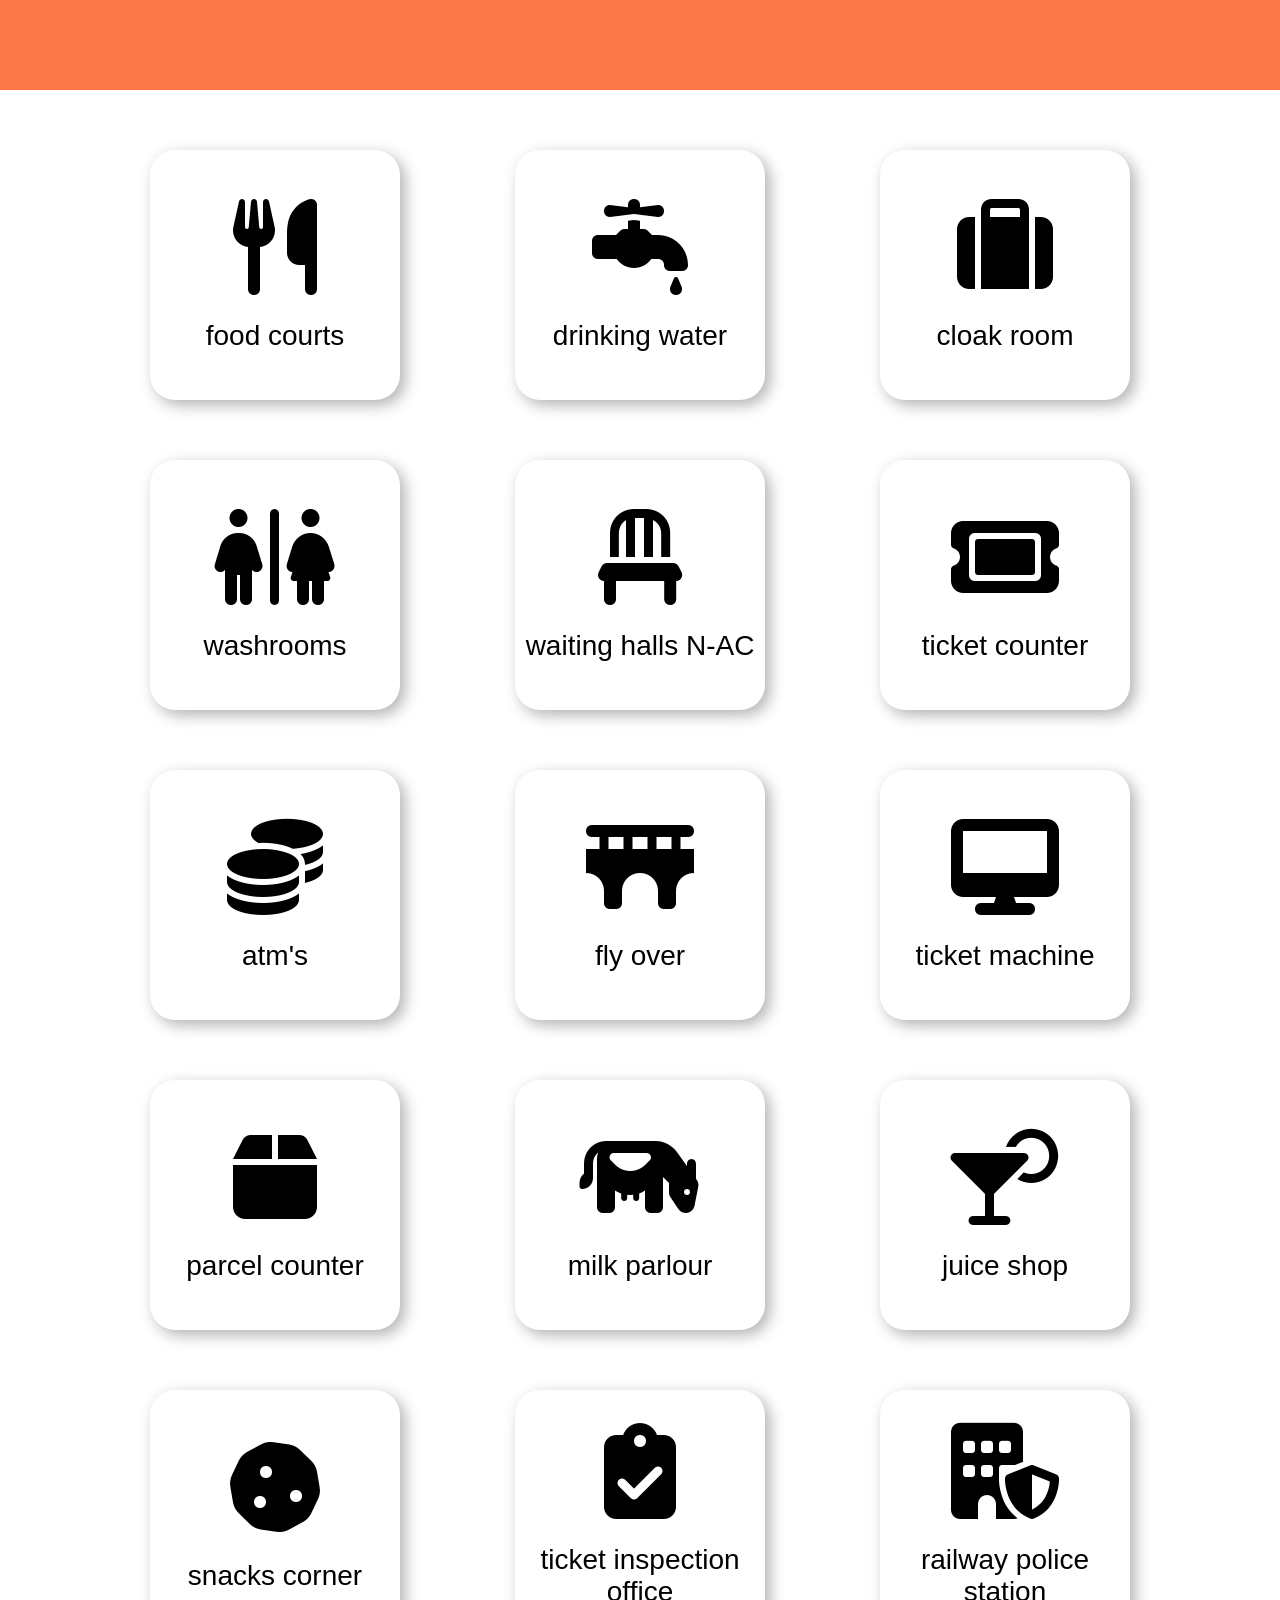
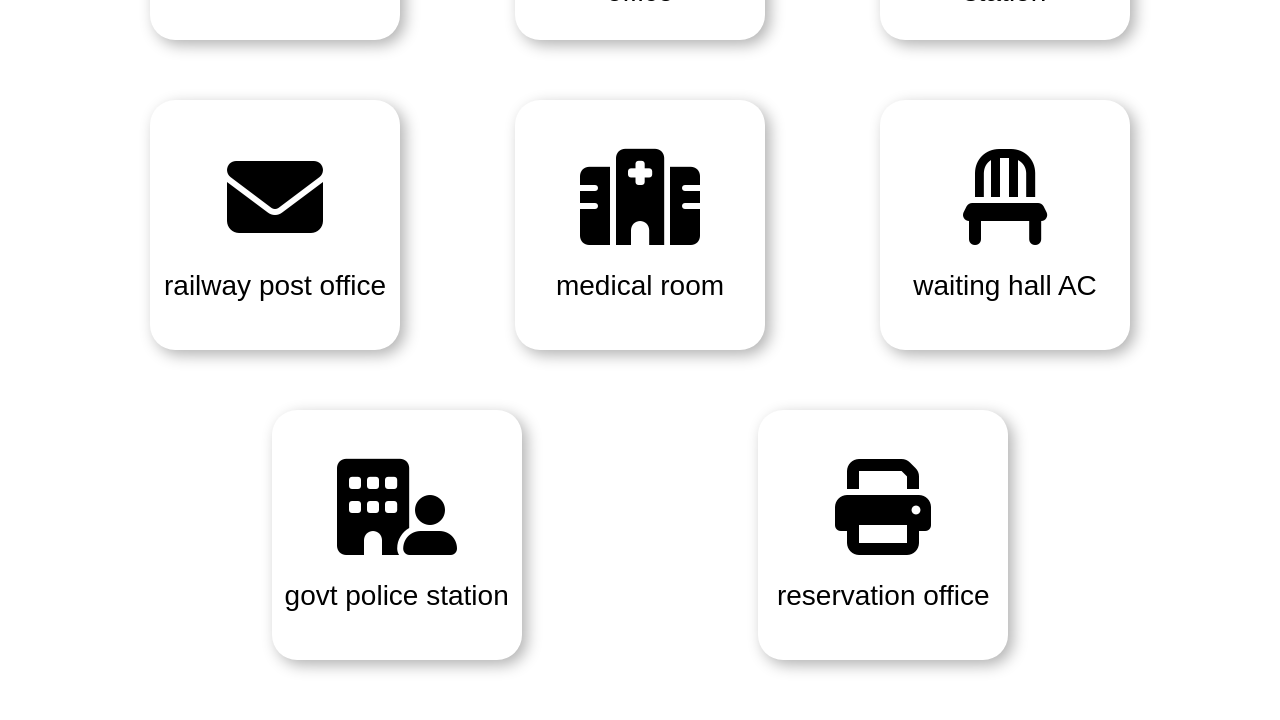
<file: select.html>
<!DOCTYPE html>
<html lang="en">

<head>
    <meta charset="UTF-8">
    <meta name="viewport" content="width=device-width, initial-scale=1.0">
    <title>Document</title>
    <link rel="stylesheet" href="https://cdnjs.cloudflare.com/ajax/libs/font-awesome/6.4.0/css/all.min.css"
        integrity="sha512-iecdLmaskl7CVkqkXNQ/ZH/XLlvWZOJyj7Yy7tcenmpD1ypASozpmT/E0iPtmFIB46ZmdtAc9eNBvH0H/ZpiBw=="
        crossorigin="anonymous" referrerpolicy="no-referrer" />
    <link rel="stylesheet" href="style.css">
</head>

<body>
    <div id='select-container'>
        <header class="header-section">

        </header>
        <div class="select-section">
            <!-- box - 1 -->
            <button class="box" id="box-1">
                <i class="fa-solid fa-utensils"></i>
                <p>food courts</p>
            </button>
            <!-- box - 2 -->
            <button class="box" id="box-1">
                <i class="fa-solid fa-faucet-drip"></i>
                <p>drinking water</p>
            </button>
            <!-- box - 3 -->
            <button class="box" id="box-1">
                <i class="fa-solid fa-suitcase"></i>
                <p>cloak room</p>
            </button>
            <!-- box - 4 -->
            <button class="box" id="box-1">
                <i class="fa-solid fa-restroom"></i>
                <p>washrooms</p>
            </button>
            <!-- box - 5 -->
            <button class="box" id="box-1">
                <i class="fa-solid fa-chair"></i>
                <p>waiting halls N-AC</p>
            </button>
            <!-- box - 6 -->
            <button class="box" id="box-1">
                <i class="fa-solid fa-ticket"></i>
                <p>ticket counter</p>
            </button>
            <!-- box - 7 -->
            <button class="box" id="box-1">
                <i class="fa-solid fa-coins"></i>
                <p>atm's</p>
            </button>
            <!-- box - 8 -->
            <button class="box" id="box-1">
                <i class="fa-solid fa-bridge"></i>
                <p>fly over</p>
            </button>
            <!-- box - 9 -->
            <button class="box" id="box-1">
                <i class="fa-solid fa-desktop"></i>
                <p>ticket machine</p>
            </button>
            <!-- box - 10 -->
            <button class="box" id="box-1">
                <i class="fa-solid fa-box"></i>
                <p>parcel counter</p>
            </button>
            <!-- box - 11 -->
            <button class="box" id="box-1">
                <i class="fa-solid fa-cow"></i>
                <p>milk parlour</p>
            </button>
            <!-- box - 12 -->
            <button class="box" id="box-1">
                <i class="fa-solid fa-martini-glass-citrus"></i>
                <p>juice shop</p>
            </button>
            <!-- box - 13 -->
            <button class="box" id="box-1">
                <i class="fa-solid fa-cookie"></i>
                <p>snacks corner</p>
            </button>
            <!-- box - 14 -->
            <button class="box" id="box-1">
                <i class="fa-solid fa-clipboard-check"></i>
                <p>ticket inspection office</p>
            </button>
            <!-- box - 15 -->
            <button class="box" id="box-1">
                <i class="fa-solid fa-building-shield"></i>
                <p>railway police station</p>
            </button>
            <!-- box - 16 -->
            <button class="box" id="box-1">
                <i class="fa-solid fa-envelope"></i>
                <p>railway post office</p>
            </button>
            <!-- box - 17 -->
            <button class="box" id="box-1">
                <i class="fa-solid fa-hospital"></i>
                <p>medical room</p>
            </button>
            <!-- box - 18 -->
            <button class="box" id="box-1">
                <i class="fa-solid fa-chair"></i>
                <p>waiting hall AC</p>
            </button>
            <!-- box - 19 -->
            <button class="box" id="box-1">
                <i class="fa-solid fa-building-user"></i>
                <p>govt police station</p>
            </button>
            <!-- box - 20 -->
            <button class="box" id="box-1">
                <i class="fa-solid fa-print"></i>
                <p>reservation office</p>
            </button>
        </div>
    </div>

    <script src="script.js"></script>
</body>

</html>
</file>
<file: style.css>
*{
    margin:0;
    padding:0;
}

.header-section{
    height:10vh;
    width:100vw;
    background-color:rgb(252,119,74);
}

.select-section{
    display:flex;
    flex-wrap:wrap;
    justify-content:space-evenly;
    margin:60px;
}

.box{
    height:250px;
    width:250px;
    display:flex;
    flex-direction:column;
    align-items:center;
    justify-content:center;
    box-shadow: 5px 5px 15px hsla(0, 0%, 0%, 0.304);
    margin-bottom:60px;
    margin-right:25px;
    margin-left:25px;
    border-radius: 25px;
    border:none;
    background-color:white;
    padding:5px;
}

.box:hover{
    background-color: rgb(252,119,74);
    cursor:pointer;
    color:white;
    transition: 0.5s ease;
}

.box i{
    font-size:6rem;
    margin-bottom:25px;
}

.box p{
    font-size:1.75rem;
    font-family:arial,sans-serif;
}

/* Intro section */

@import url("https://fonts.googleapis.com/css2?family=Bree+Serif&family=Caveat:wght@400;700&family=Lobster&family=Monoton&family=Open+Sans:ital,wght@0,400;0,700;1,400;1,700&family=Playfair+Display+SC:ital,wght@0,400;0,700;1,700&family=Playfair+Display:ital,wght@0,400;0,700;1,700&family=Roboto:ital,wght@0,400;0,700;1,400;1,700&family=Source+Sans+Pro:ital,wght@0,400;0,700;1,700&family=Work+Sans:ital,wght@0,400;0,700;1,700&display=swap");
@import url('https://fonts.googleapis.com/css2?family=Source+Code+Pro:ital,wght@0,300;1,300&display=swap');
@import url('https://fonts.googleapis.com/css2?family=Poppins&display=swap');
body,html{
    height: 100%;
    margin: 0;
    font-family: 'poppins',sans-serif;
}
.background{
    background-image: url('platform_img.jpg');
    opacity:85%;
    background-size: cover;
    background-position: center;
    height: 100%;
    display: flex;
    align-items: center;
    justify-content: center;
    flex-direction: column;
}
.booking-form{
    background-color: rgba(255, 255, 255, 0.584);
    padding: 20px;
    border-radius: 5px;
    max-width: 500px;
    width: 80%;   
    font-weight: bold;
    font-size: 20px;
}
.booking-form h2{
    text-align: center;
    font-weight: bold;
}
.booking-form form{
    display: flex;
    flex-direction: column;

}
.booking-form input{
    padding: 8px;
    border: 0px solid #ccc;
    border-radius: 5px;
    font-size: 20px;
}
.booking-form button{
    margin-top:10px;
    padding: 10px;
    background-color: #ea5013;
    color: rgb(18, 18, 18);    
    border:rgb(28, 27, 28);
    border-radius: 5px;
    cursor: pointer;
    font-size: 20px;
    margin-top: 20px;
    font-weight: bold;
    
}


.booking-form button:hover{
    background-color: #ed6707;
    font-size: 22px;
}

.scrolling-container
{
    display: flex;
    align-items: center;
    background-color: white;
    margin-bottom: 100px;
    font-size: large;
}
.scrolling-container span{
    position: relative;
    display: inline-block;
    flex-shrink: 0;
    padding: 10px 20px;
    background:#ea5013 ;
    color: white;
    clip-path: polygon(0 0,70% 0 ,100% 100%,0 100%);

}
</file>
